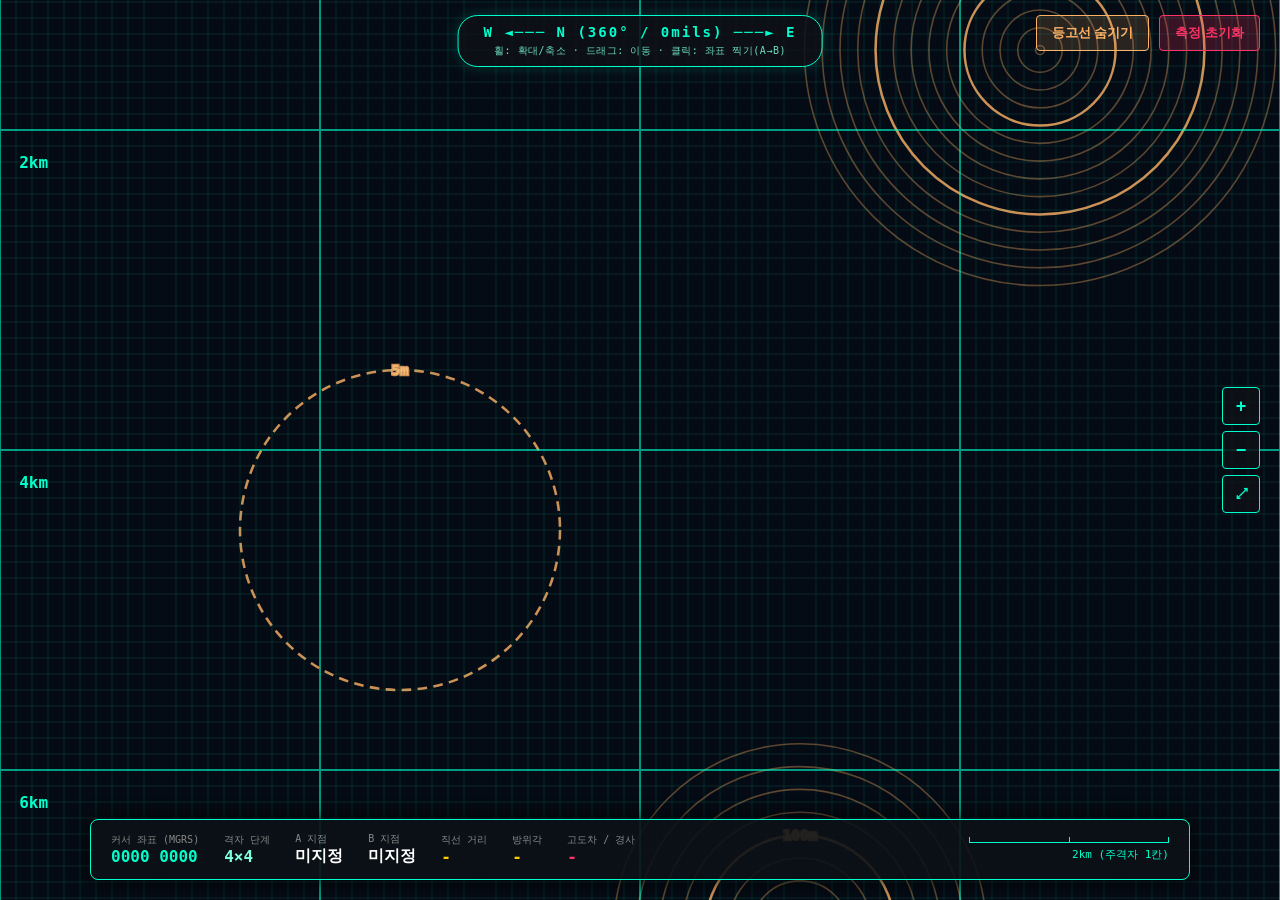
<file: alg.html>
<!DOCTYPE html>
<html lang="ko">
<head>
    <meta charset="UTF-8">
    <title>에란겔 Full-Screen 전술 측량 지도</title>
    <style>
        * { box-sizing: border-box; margin: 0; padding: 0; }
        body, html {
            width: 100%; height: 100%;
            overflow: hidden;
            background-color: #050b14;
            font-family: 'Consolas', 'Segoe UI', monospace;
            color: #00ffcc;
        }

        /* Fullscreen Map Container */
        #map-container {
            position: absolute;
            top: 0; left: 0;
            width: 100vw; height: 100vh;
            display: flex; justify-content: center; align-items: center;
        }

        svg {
            width: 100%; height: 100%;
            cursor: crosshair;
            touch-action: none;
        }
        svg.panning { cursor: grabbing; }

        /* Top Compass Rose & North Indicator */
        #top-bar {
            position: absolute;
            top: 15px; left: 50%;
            transform: translateX(-50%);
            background: rgba(13, 17, 23, 0.85);
            border: 1px solid #00ffcc;
            padding: 8px 25px;
            border-radius: 20px;
            display: flex; flex-direction: column; align-items: center; gap: 4px;
            box-shadow: 0 0 15px rgba(0, 255, 204, 0.2);
            pointer-events: none;
            z-index: 10;
        }
        .compass-dial {
            font-weight: bold; font-size: 14px; letter-spacing: 2px;
        }
        .hint-text {
            font-size: 10px; color: #7fffdd; letter-spacing: 0.5px; opacity: 0.85;
        }

        /* Bottom Status & Measurement Panel */
        #bottom-bar {
            position: absolute;
            bottom: 20px; left: 50%;
            transform: translateX(-50%);
            width: 90%; max-width: 1100px;
            background: rgba(13, 17, 23, 0.9);
            border: 1px solid #00ffcc;
            border-radius: 8px;
            padding: 12px 20px;
            display: flex; justify-content: space-between; align-items: center;
            box-shadow: 0 0 20px rgba(0, 0, 0, 0.8);
            z-index: 10;
        }

        .data-group { display: flex; gap: 25px; align-items: center; flex-wrap: wrap; }
        .data-item { display: flex; flex-direction: column; }
        .data-label { font-size: 10px; color: #888; text-transform: uppercase; }
        .data-val { font-size: 16px; font-weight: bold; color: #fff; }

        /* Scale Bar UI */
        .scale-container { display: flex; flex-direction: column; align-items: flex-end; }
        .scale-bar {
            width: 100px; height: 6px;
            border: 1px solid #00ffcc; border-top: none;
            margin-bottom: 4px; position: relative;
        }
        .scale-bar::before {
            content: ''; position: absolute; left: 50%; top: 0;
            width: 1px; height: 100%; background: #00ffcc;
        }
        .scale-text { font-size: 11px; color: #00ffcc; }

        /* Top-right floating buttons */
        #top-right-controls {
            position: absolute; top: 15px; right: 20px;
            display: flex; gap: 10px; z-index: 10;
        }
        #reset-btn {
            background: rgba(255, 51, 102, 0.2);
            border: 1px solid #ff3366; color: #ff3366;
            padding: 8px 15px; border-radius: 4px;
            font-weight: bold; cursor: pointer;
        }
        #reset-btn:hover { background: #ff3366; color: #fff; }

        #contour-toggle {
            background: rgba(255, 178, 102, 0.15);
            border: 1px solid #ffb266; color: #ffb266;
            padding: 8px 15px; border-radius: 4px;
            font-weight: bold; cursor: pointer;
        }
        #contour-toggle:hover { background: #ffb266; color: #050b14; }
        #contour-toggle.off { opacity: 0.5; }

        /* Zoom Controls */
        #zoom-controls {
            position: absolute; right: 20px; top: 50%;
            transform: translateY(-50%);
            display: flex; flex-direction: column; gap: 6px;
            z-index: 10;
        }
        #zoom-controls button {
            width: 38px; height: 38px;
            background: rgba(13, 17, 23, 0.85);
            border: 1px solid #00ffcc; color: #00ffcc;
            font-size: 18px; font-weight: bold; cursor: pointer;
            border-radius: 4px;
        }
        #zoom-controls button:hover { background: #00ffcc; color: #050b14; }
        #zoom-controls #zoom-view-reset { font-size: 13px; }
    </style>
</head>
<body>

<div id="top-bar">
    <div class="compass-dial">W ◄─── N (360° / 0mils) ───► E</div>
    <div class="hint-text">휠: 확대/축소 · 드래그: 이동 · 클릭: 좌표 찍기(A→B)</div>
</div>

<div id="top-right-controls">
    <button id="contour-toggle" onclick="toggleContours()">등고선 숨기기</button>
    <button id="reset-btn" onclick="resetPoints()">측정 초기화</button>
</div>

<div id="zoom-controls">
    <button id="zoom-in" title="확대">+</button>
    <button id="zoom-out" title="축소">−</button>
    <button id="zoom-view-reset" title="전체 보기">⤢</button>
</div>

<div id="map-container">
    <svg id="tactical-map" viewBox="0 0 800 800" xmlns="http://www.w3.org/2000/svg" preserveAspectRatio="xMidYMid slice">
        <!-- Erangel Map Background -->
        <image id="map-bg" href="https://i.namu.wiki/i/f6asAE-P2PFd6mjvkf4CsiHL124RyIB_GQGpdx5ji2eDI76JdxanQFujfTbrmp_6bkreEaMmOYPs2eShzTc8Fm5RllnZkVIzFEafrcjRE25VPxr7o76OiceMLHmypetDL50Q7qf6E-73jv4fs2tRjw.webp" width="800" height="800" preserveAspectRatio="none"/>

        <!-- Contour Lines (derived from the simulated altitude model) -->
        <g id="contour-layer" fill="none" stroke="rgba(255, 178, 102, 0.35)"></g>
        <g id="contour-index-layer" fill="rgba(255, 210, 160, 0.9)" stroke="rgba(255, 178, 102, 0.8)" font-weight="bold" text-anchor="middle"></g>

        <!-- 100m Fine Reference Mesh (always visible) -->
        <g id="sub-grid" stroke="rgba(0, 255, 204, 0.15)" stroke-width="0.5"></g>

        <!-- Zoom-dependent Major Grid (4 / 8 / 16 / 32 steps) -->
        <g id="major-grid" stroke="#00ffcc" stroke-width="1.2" opacity="0.6"></g>

        <!-- Major Grid Labels -->
        <g id="grid-labels" fill="#00ffcc" font-size="10" font-weight="bold"></g>

        <!-- Measurement Graphics Layer -->
        <g id="measure-layer"></g>
    </svg>
</div>

<div id="bottom-bar">
    <div class="data-group">
        <div class="data-item">
            <span class="data-label">커서 좌표 (MGRS)</span>
            <span class="data-val" id="cursor-pos" style="color: #00ffcc;">0000 0000</span>
        </div>
        <div class="data-item">
            <span class="data-label">격자 단계</span>
            <span class="data-val" id="grid-step" style="color: #7fffdd;">4×4</span>
        </div>
        <div class="data-item">
            <span class="data-label">A 지점</span>
            <span class="data-val" id="pt-a">미지정</span>
        </div>
        <div class="data-item">
            <span class="data-label">B 지점</span>
            <span class="data-val" id="pt-b">미지정</span>
        </div>
        <div class="data-item">
            <span class="data-label">직선 거리</span>
            <span class="data-val" id="calc-dist" style="color: #ffcc00;">-</span>
        </div>
        <div class="data-item">
            <span class="data-label">방위각</span>
            <span class="data-val" id="calc-azimuth" style="color: #ffcc00;">-</span>
        </div>
        <div class="data-item">
            <span class="data-label">고도차 / 경사</span>
            <span class="data-val" id="calc-elevation" style="color: #ff3366;">-</span>
        </div>
    </div>

    <!-- Scale Bar -->
    <div class="scale-container">
        <div class="scale-bar" id="scale-bar"></div>
        <div class="scale-text" id="scale-text">2 km (주격자 1칸)</div>
    </div>
</div>

<script>
    const svg = document.getElementById('tactical-map');
    const majorGrid = document.getElementById('major-grid');
    const subGrid = document.getElementById('sub-grid');
    const gridLabels = document.getElementById('grid-labels');
    const measureLayer = document.getElementById('measure-layer');
    const contourLayer = document.getElementById('contour-layer');
    const contourIndexLayer = document.getElementById('contour-index-layer');
    const contourToggleBtn = document.getElementById('contour-toggle');
    const gridStepEl = document.getElementById('grid-step');
    const scaleTextEl = document.getElementById('scale-text');
    const scaleBarEl = document.getElementById('scale-bar');

    let contoursVisible = true;

    const WORLD = 800;           // full map extent in SVG world units
    const MIN_VB = WORLD / 16;   // deepest zoom-in (scale 16x)
    const MAX_VB = WORLD;        // fully zoomed-out (scale 1x)

    // viewBox state -- the "camera" window into the 800x800 world
    let vb = { x: 0, y: 0, w: WORLD, h: WORLD };
    let currentStep = null; // 4, 8, 16 or 32

    let pointA = null;
    let pointB = null;

    // Panning / click-vs-drag state
    let isPointerDown = false;
    let dragMoved = false;
    let dragStartClient = null;
    let dragStartVB = null;

    // Fixed 100m fine mesh (drawn once, independent of zoom level)
    function initSubGrid() {
        let subHtml = '';
        for (let i = 0; i <= WORLD; i += 10) {
            if (i % 100 !== 0) {
                subHtml += `<line x1="${i}" y1="0" x2="${i}" y2="${WORLD}" />`;
                subHtml += `<line x1="0" y1="${i}" x2="${WORLD}" y2="${i}" />`;
            }
        }
        subGrid.innerHTML = subHtml;
    }

    // Determine grid density tier from current zoom scale
    // scale ~1 (fully zoomed out) -> 4 divisions
    // scale ~2                    -> 8 divisions
    // scale ~4                    -> 16 divisions
    // scale >=8                   -> 32 divisions (max detail)
    function getGridStep(vbWidth) {
        const scale = WORLD / vbWidth;
        if (scale < 2) return 4;
        if (scale < 4) return 8;
        if (scale < 8) return 16;
        return 32;
    }

    function formatLabel(worldUnits) {
        const meters = Math.round(worldUnits * 10);
        if (meters === 0) return '0';
        if (meters % 1000 === 0) return `${meters / 1000}km`;
        if (meters >= 1000) return `${(meters / 1000).toFixed(1)}km`;
        return `${meters}m`;
    }

    // Rebuild the major grid lines/labels only when the step tier changes
    function rebuildMajorGrid(step) {
        currentStep = step;
        const cell = WORLD / step;
        let majorHtml = '';
        let labelHtml = '';

        const off = cell * 0.06; // keeps label offset proportional to the current cell size
        for (let i = 0; i <= WORLD; i += cell) {
            majorHtml += `<line x1="${i}" y1="0" x2="${i}" y2="${WORLD}" />`;
            majorHtml += `<line x1="0" y1="${i}" x2="${WORLD}" y2="${i}" />`;
            if (i < WORLD) {
                labelHtml += `<text x="${i + off}" y="${off * 2}">${formatLabel(i)}</text>`;
                labelHtml += `<text x="${off}" y="${i + off * 2}">${formatLabel(i)}</text>`;
            }
        }
        majorGrid.innerHTML = majorHtml;
        gridLabels.innerHTML = labelHtml;
        gridStepEl.innerText = `${step}×${step}`;
    }

    // Convert SVG world Coordinates to MGRS (10m precision, unaffected by zoom)
    function pxToMGRS(x, y) {
        let easting = Math.floor(x * 10).toString().padStart(4, '0');
        let northing = Math.floor((WORLD - y) * 10).toString().padStart(4, '0');
        return `${easting} ${northing}`;
    }

    // Simulated Topographic Profile for Erangel: two radial hills + one depressed plateau
    const BASE_ALT = 15; // Sea-level baseline
    const HILLS = [
        { name: 'Stalber',   cx: 650, cy: 150, maxR: 150, rate: 1.8 },
        { name: 'Mili Hill', cx: 500, cy: 700, maxR: 120, rate: 1.4 }
    ];
    const PLATEAU = { cx: 250, cy: 450, r: 100, drop: 10 };
    const CONTOUR_INTERVAL = 20; // meters between contour lines
    const INDEX_INTERVAL = 100;  // meters between bold, labeled "index" contours

    // Estimate Terrain Altitude (Simulated Topographic Profile for Erangel)
    function estimateAltitude(x, y) {
        let alt = BASE_ALT;
        HILLS.forEach(h => {
            const d = Math.hypot(x - h.cx, y - h.cy);
            if (d < h.maxR) alt += (h.maxR - d) * h.rate;
        });
        if (Math.hypot(x - PLATEAU.cx, y - PLATEAU.cy) < PLATEAU.r) alt -= PLATEAU.drop;

        return Math.max(2, Math.round(alt));
    }

    // Build contour rings analytically from the altitude model above (each hill's
    // altitude is purely radial, so a contour at a given elevation is an exact circle)
    function buildContours() {
        let normalHtml = '';
        let indexHtml = '';

        HILLS.forEach(hill => {
            const peakAlt = BASE_ALT + hill.maxR * hill.rate;
            const startLevel = Math.ceil((BASE_ALT + 1) / CONTOUR_INTERVAL) * CONTOUR_INTERVAL;
            for (let level = startLevel; level < peakAlt; level += CONTOUR_INTERVAL) {
                const d = hill.maxR - (level - BASE_ALT) / hill.rate;
                if (d <= 0 || d > hill.maxR) continue;
                if (level % INDEX_INTERVAL === 0) {
                    indexHtml += `<circle cx="${hill.cx}" cy="${hill.cy}" r="${d.toFixed(2)}" fill="none"/>`;
                    indexHtml += `<text x="${hill.cx}" y="${(hill.cy - d + 3).toFixed(2)}">${level}m</text>`;
                } else {
                    normalHtml += `<circle cx="${hill.cx}" cy="${hill.cy}" r="${d.toFixed(2)}"/>`;
                }
            }
        });

        // Gatka Plains: a flat depressed area, shown as a single dashed boundary
        indexHtml += `<circle cx="${PLATEAU.cx}" cy="${PLATEAU.cy}" r="${PLATEAU.r}" fill="none" stroke-dasharray="6,4"/>`;
        indexHtml += `<text x="${PLATEAU.cx}" y="${PLATEAU.cy - PLATEAU.r + 3}">${BASE_ALT - PLATEAU.drop}m</text>`;

        contourLayer.innerHTML = normalHtml;
        contourIndexLayer.innerHTML = indexHtml;
    }

    function toggleContours() {
        contoursVisible = !contoursVisible;
        contourLayer.style.display = contoursVisible ? '' : 'none';
        contourIndexLayer.style.display = contoursVisible ? '' : 'none';
        contourToggleBtn.innerText = contoursVisible ? '등고선 숨기기' : '등고선 표시';
        contourToggleBtn.classList.toggle('off', !contoursVisible);
    }

    // Screen (client) px -> World (SVG) coordinates, honoring current viewBox
    function screenToWorld(clientX, clientY) {
        const rect = svg.getBoundingClientRect();
        return {
            x: vb.x + (clientX - rect.left) / rect.width * vb.w,
            y: vb.y + (clientY - rect.top) / rect.height * vb.h
        };
    }

    function clamp(val, min, max) { return Math.min(Math.max(val, min), max); }

    function clampViewBox() {
        vb.w = clamp(vb.w, MIN_VB, MAX_VB);
        vb.h = vb.w;
        vb.x = clamp(vb.x, 0, WORLD - vb.w);
        vb.y = clamp(vb.y, 0, WORLD - vb.h);
    }

    // Apply viewBox to the SVG and refresh everything that depends on zoom scale
    function applyViewBox() {
        svg.setAttribute('viewBox', `${vb.x} ${vb.y} ${vb.w} ${vb.h}`);

        const k = vb.w / WORLD; // world-unit scale factor to keep on-screen sizes stable
        majorGrid.setAttribute('stroke-width', (1.2 * k).toFixed(3));
        subGrid.setAttribute('stroke-width', (0.5 * k).toFixed(3));
        gridLabels.setAttribute('font-size', (10 * k).toFixed(2));
        contourLayer.setAttribute('stroke-width', (1 * k).toFixed(3));
        contourIndexLayer.setAttribute('stroke-width', (1.6 * k).toFixed(3));
        contourIndexLayer.setAttribute('font-size', (9 * k).toFixed(2));

        const step = getGridStep(vb.w);
        if (step !== currentStep) rebuildMajorGrid(step);

        renderMeasure(k);
        updateScaleUI();
    }

    // Zoom in/out, keeping the given world point fixed under the cursor
    function zoomAt(worldX, worldY, factor) {
        const newW = clamp(vb.w * factor, MIN_VB, MAX_VB);
        const ratio = newW / vb.w;
        vb.x = worldX - (worldX - vb.x) * ratio;
        vb.y = worldY - (worldY - vb.y) * ratio;
        vb.w = newW;
        vb.h = newW;
        clampViewBox();
        applyViewBox();
    }

    function zoomAtCenter(factor) {
        zoomAt(vb.x + vb.w / 2, vb.y + vb.h / 2, factor);
    }

    function resetView() {
        vb = { x: 0, y: 0, w: WORLD, h: WORLD };
        applyViewBox();
    }

    // Mouse wheel zoom, centered on cursor
    svg.addEventListener('wheel', (e) => {
        e.preventDefault();
        const world = screenToWorld(e.clientX, e.clientY);
        const factor = e.deltaY < 0 ? 0.85 : 1 / 0.85;
        zoomAt(world.x, world.y, factor);
    }, { passive: false });

    document.getElementById('zoom-in').addEventListener('click', () => zoomAtCenter(0.7));
    document.getElementById('zoom-out').addEventListener('click', () => zoomAtCenter(1 / 0.7));
    document.getElementById('zoom-view-reset').addEventListener('click', resetView);

    // Pointer down: could become either a pan (drag) or a click (place point)
    svg.addEventListener('mousedown', (e) => {
        isPointerDown = true;
        dragMoved = false;
        dragStartClient = { x: e.clientX, y: e.clientY };
        dragStartVB = { x: vb.x, y: vb.y };
    });

    svg.addEventListener('mousemove', (e) => {
        if (isPointerDown) {
            const rect = svg.getBoundingClientRect();
            const dxScreen = e.clientX - dragStartClient.x;
            const dyScreen = e.clientY - dragStartClient.y;
            if (!dragMoved && Math.hypot(dxScreen, dyScreen) > 4) {
                dragMoved = true;
                svg.classList.add('panning');
            }
            if (dragMoved) {
                vb.x = dragStartVB.x - dxScreen * (vb.w / rect.width);
                vb.y = dragStartVB.y - dyScreen * (vb.h / rect.height);
                clampViewBox();
                applyViewBox();
            }
        }

        const world = screenToWorld(e.clientX, e.clientY);
        document.getElementById('cursor-pos').innerText = pxToMGRS(world.x, world.y);
    });

    window.addEventListener('mouseup', (e) => {
        if (!isPointerDown) return;
        isPointerDown = false;
        svg.classList.remove('panning');

        if (!dragMoved) {
            handlePointClick(e);
        }
    });

    // Click (no drag) -> pick measurement points
    function handlePointClick(e) {
        const { x, y } = screenToWorld(e.clientX, e.clientY);

        if (!pointA) {
            pointA = { x, y, mgrs: pxToMGRS(x, y), alt: estimateAltitude(x, y) };
            document.getElementById('pt-a').innerText = pointA.mgrs;
        } else if (!pointB) {
            pointB = { x, y, mgrs: pxToMGRS(x, y), alt: estimateAltitude(x, y) };
            document.getElementById('pt-b').innerText = pointB.mgrs;
        } else {
            // Re-select A
            pointA = { x, y, mgrs: pxToMGRS(x, y), alt: estimateAltitude(x, y) };
            pointB = null;
            document.getElementById('pt-a').innerText = pointA.mgrs;
            document.getElementById('pt-b').innerText = "미지정";
        }
        renderMeasure(vb.w / WORLD);
        updateMeasurement();
    }

    // Update Distance/Azimuth/Elevation Calculations
    function updateMeasurement() {
        if (pointA && pointB) {
            let dx = (pointB.x - pointA.x) * 10;
            let dy = (pointA.y - pointB.y) * 10; // Invert SVG Y-axis

            let dist2D = Math.sqrt(dx * dx + dy * dy);
            let dAlt = pointB.alt - pointA.alt;
            let dist3D = Math.sqrt(dist2D * dist2D + dAlt * dAlt);

            let angle = Math.atan2(dx, dy) * (180 / Math.PI);
            if (angle < 0) angle += 360;

            let slope = (dAlt / dist2D) * 100;

            document.getElementById('calc-dist').innerText = `${dist3D.toFixed(0)}m`;
            document.getElementById('calc-azimuth').innerText = `${angle.toFixed(1)}°`;

            let elevationText = `${dAlt >= 0 ? '+' : ''}${dAlt}m (${slope.toFixed(1)}%)`;
            document.getElementById('calc-elevation').innerText = elevationText;
        } else {
            document.getElementById('calc-dist').innerText = "-";
            document.getElementById('calc-azimuth').innerText = "-";
            document.getElementById('calc-elevation').innerText = "-";
        }
    }

    // Redraw point markers / distance line, sized to stay legible at any zoom level
    function renderMeasure(k) {
        let html = '';

        if (pointA) {
            html += `<circle cx="${pointA.x}" cy="${pointA.y}" r="${6 * k}" fill="#00ffcc" stroke="#ffffff" stroke-width="${1.5 * k}"/>`;
            html += `<text x="${pointA.x + 8 * k}" y="${pointA.y - 8 * k}" fill="#00ffcc" font-size="${12 * k}" font-weight="bold">A (${pointA.alt}m)</text>`;
        }

        if (pointB) {
            html += `<circle cx="${pointB.x}" cy="${pointB.y}" r="${6 * k}" fill="#ffcc00" stroke="#ffffff" stroke-width="${1.5 * k}"/>`;
            html += `<text x="${pointB.x + 8 * k}" y="${pointB.y - 8 * k}" fill="#ffcc00" font-size="${12 * k}" font-weight="bold">B (${pointB.alt}m)</text>`;
        }

        if (pointA && pointB) {
            html += `<line x1="${pointA.x}" y1="${pointA.y}" x2="${pointB.x}" y2="${pointB.y}" stroke="#ffcc00" stroke-width="${2 * k}" stroke-dasharray="${4 * k},${4 * k}"/>`;
        }

        measureLayer.innerHTML = html;
    }

    function resetPoints() {
        pointA = null;
        pointB = null;
        measureLayer.innerHTML = '';
        document.getElementById('pt-a').innerText = "미지정";
        document.getElementById('pt-b').innerText = "미지정";
        document.getElementById('calc-dist').innerText = "-";
        document.getElementById('calc-azimuth').innerText = "-";
        document.getElementById('calc-elevation').innerText = "-";
    }

    // Scale bar reflects the real-world size of one current major grid cell
    function updateScaleUI() {
        const rect = svg.getBoundingClientRect();
        const cellWorldUnits = WORLD / currentStep;
        const cellMeters = cellWorldUnits * 10;

        scaleTextEl.innerText = `${formatLabel(cellWorldUnits)} (주격자 1칸)`;

        const barPx = (cellWorldUnits / vb.w) * rect.width;
        scaleBarEl.style.width = `${clamp(barPx, 20, 200)}px`;
    }

    initSubGrid();
    buildContours();
    applyViewBox();
</script>
</body>
</html>
</file>
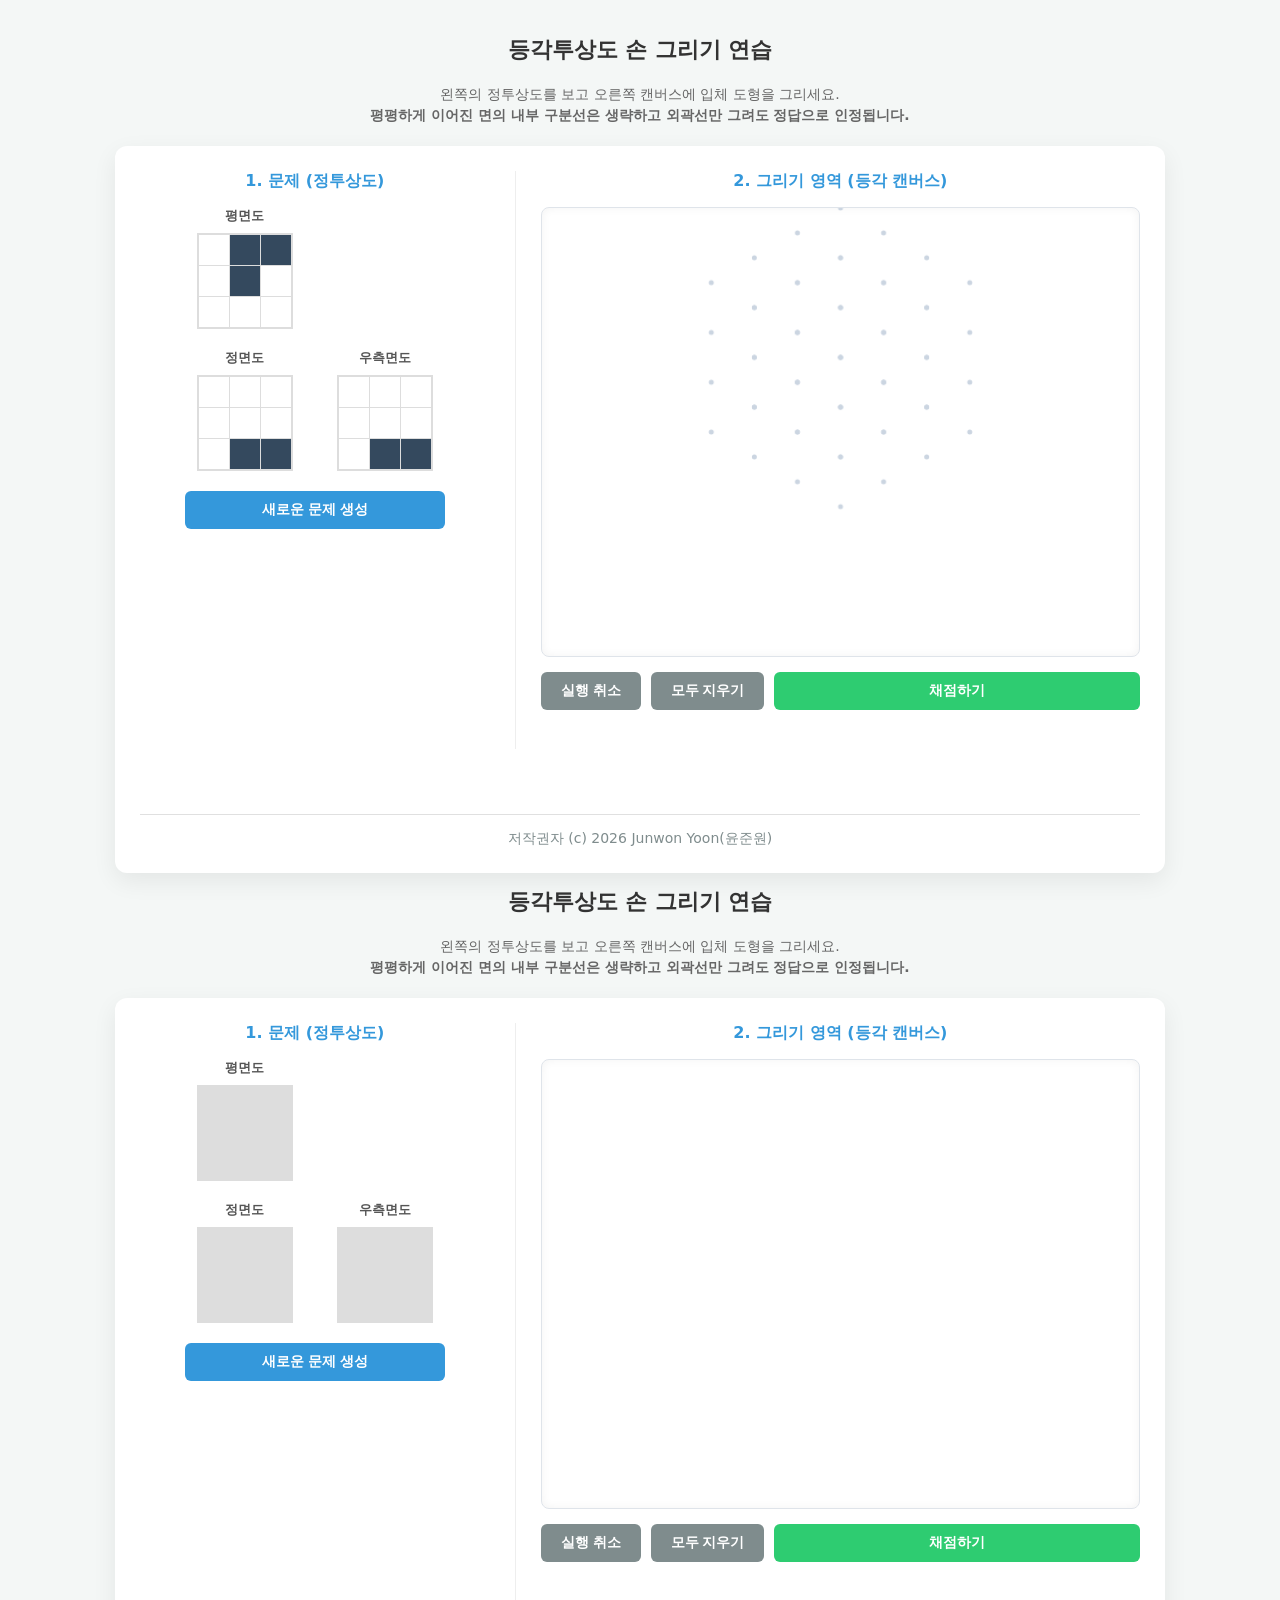
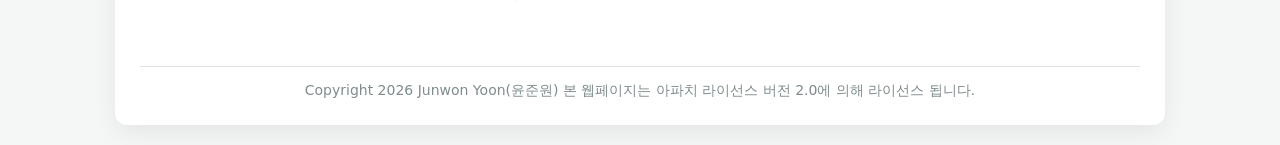
<file: isometric_practice.html>
<!DOCTYPE html>
<html lang="ko">
<head>
    <meta charset="UTF-8">
    <meta name="viewport" content="width=device-width, initial-scale=1.0">
    <title>정투상도 -> 등각투상도 손 그리기 연습</title>
    <style>
        :root {
            --primary-color: #3498db;
            --success-color: #2ecc71;
            --danger-color: #e74c3c;
            --bg-color: #f4f7f6;
            --panel-bg: white;
            --text-color: #333;
        }

        body {
            font-family: 'Pretendard', -apple-system, BlinkMacSystemFont, system-ui, Roboto, sans-serif;
            background-color: var(--bg-color);
            color: var(--text-color);
            margin: 0;
            padding: 20px;
            display: flex;
            flex-direction: column;
            align-items: center;
        }

        h1 { font-size: 22px; margin-bottom: 5px; }
        p.desc { color: #666; margin-bottom: 20px; text-align: center; font-size: 14px; line-height: 1.5; }

        .app-container {
            background: var(--panel-bg);
            padding: 25px;
            border-radius: 12px;
            box-shadow: 0 8px 25px rgba(0,0,0,0.07);
            display: flex;
            flex-wrap: wrap;
            gap: 25px;
            max-width: 1000px;
            width: 100%;
        }

        /* 왼쪽: 문제 영역 (정투상도) */
        .problem-panel {
            flex: 1 1 300px;
            display: flex;
            flex-direction: column;
            align-items: center;
            border-right: 1px solid #eee;
            padding-right: 25px;
        }

        .section-title {
            font-weight: bold;
            font-size: 16px;
            margin-bottom: 15px;
            color: var(--primary-color);
            width: 100%;
            text-align: center;
        }

        .projections-container {
            display: grid;
            grid-template-columns: repeat(2, 120px);
            gap: 20px;
            justify-content: center;
        }

        .view-box { display: flex; flex-direction: column; align-items: center; }
        .view-box h3 { font-size: 13px; margin: 0 0 8px 0; color: #555; }

        /* 정투상도 그리드 스타일 */
        .ortho-grid {
            display: grid;
            grid-template-columns: repeat(3, 30px);
            grid-template-rows: repeat(3, 30px);
            gap: 1px;
            background-color: #ddd;
            border: 2px solid #ddd;
        }
        .ortho-cell { width: 30px; height: 30px; background-color: white; }
        .ortho-cell.filled { background-color: #34495e; }

        .pos-top { grid-column: 1; grid-row: 1; }
        .pos-front { grid-column: 1; grid-row: 2; }
        .pos-right { grid-column: 2; grid-row: 2; }

        /* 오른쪽: 그리기 영역 (등각투상 캔버스) */
        .drawing-panel {
            flex: 2 1 500px;
            display: flex;
            flex-direction: column;
            align-items: center;
            position: relative;
        }

        #canvas-container {
            position: relative;
            box-shadow: inset 0 0 10px rgba(0,0,0,0.05);
            border-radius: 8px;
            overflow: hidden;
            background-color: white;
            border: 1px solid #dfe4ea;
            cursor: crosshair;
            touch-action: none;
        }

        canvas { display: block; max-width: 100%; height: auto; }

        .toolbar {
            margin-top: 15px;
            display: flex;
            gap: 10px;
            width: 100%;
            justify-content: center;
        }

        button {
            padding: 10px 20px;
            font-size: 14px;
            font-weight: bold;
            border: none;
            border-radius: 6px;
            color: white;
            cursor: pointer;
            transition: background 0.2s, transform 0.1s;
        }
        button:active { transform: scale(0.97); }

        .btn-action { background-color: #7f8c8d; }
        .btn-action:hover { background-color: #95a5a6; }
        
        #btn-evaluate { background-color: var(--success-color); flex-grow: 1; }
        #btn-evaluate:hover { background-color: #27ae60; }
        #btn-new { background-color: var(--primary-color); }

        #result-message {
            margin-top: 15px;
            font-size: 16px;
            font-weight: bold;
            min-height: 24px;
            text-align: center;
        }
        .correct { color: var(--success-color); }
        .incorrect { color: var(--danger-color); }

        .footer {
            margin-top: 40px;
            font-size: 14px;
            color: #7f8c8d;
            text-align: center;
            width: 100%;
            border-top: 1px solid #e0e0e0;
            padding-top: 15px;
        }

        @media (max-width: 768px) {
            .problem-panel { border-right: none; border-bottom: 1px solid #eee; padding-right: 0; padding-bottom: 25px; }
        }
    </style>
</head>
<body>

    <h1>등각투상도 손 그리기 연습</h1>
    <p class="desc">
        왼쪽의 정투상도를 보고 오른쪽 캔버스에 입체 도형을 그리세요.<br>
        <strong>평평하게 이어진 면의 내부 구분선은 생략하고 외곽선만 그려도 정답으로 인정됩니다.</strong>
    </p>

    <div class="app-container">
        
        <div class="problem-panel">
            <div class="section-title">1. 문제 (정투상도)</div>
            <div class="projections-container">
                <div class="view-box pos-top">
                    <h3>평면도</h3>
                    <div id="target-top" class="ortho-grid"></div>
                </div>
                <div class="view-box pos-front">
                    <h3>정면도</h3>
                    <div id="target-front" class="ortho-grid"></div>
                </div>
                <div class="view-box pos-right">
                    <h3>우측면도</h3>
                    <div id="target-right" class="ortho-grid"></div>
                </div>
            </div>
            <div style="margin-top: 20px; width: 100%; display: flex; justify-content: center;">
                <button id="btn-new" style="width: 100%; max-width: 260px;">새로운 문제 생성</button>
            </div>
        </div>

        <div class="drawing-panel">
            <div class="section-title">2. 그리기 영역 (등각 캔버스)</div>
            <div id="canvas-container">
                <canvas id="main-canvas" width="600" height="450"></canvas>
            </div>
            
            <div class="toolbar">
                <button id="btn-undo" class="btn-action">실행 취소</button>
                <button id="btn-clear" class="btn-action">모두 지우기</button>
                <button id="btn-evaluate">채점하기</button>
            </div>

            <div id="result-message"></div>
        </div>

        <div class="footer">
            저작권자 (c) 2026 Junwon Yoon(윤준원)
        </div>
    </div>

    <script>
        let currentTarget = null;

        // --- 1. Target Data Generator ---
        const TargetGenerator = (() => {
            const generateRawShape = () => {
                let shape = [[0,0,0],[0,0,0],[0,0,0]];
                shape[1][1] = 1; 
                let coords = [[1,1]];
                
                let iters = Math.floor(Math.random() * 2) + 2; 
                for(let i=0; i<iters; i++) {
                    let base = coords[Math.floor(Math.random() * coords.length)];
                    let dirs = [[0,1], [1,0], [0,-1], [-1,0]];
                    let dir = dirs[Math.floor(Math.random() * dirs.length)];
                    let nz = base[0] + dir[0];
                    let nx = base[1] + dir[1];
                    if(nz >= 0 && nz < 3 && nx >= 0 && nx < 3) {
                        shape[nz][nx] = 1;
                        coords.push([nz, nx]);
                    }
                }
                
                coords.forEach(c => {
                    if(Math.random() > 0.6) shape[c[0]][c[1]] = 2; 
                });
                return shape;
            };

            const calculateProjections = (shape) => {
                let top = [[0,0,0],[0,0,0],[0,0,0]], 
                    front = [[0,0,0],[0,0,0],[0,0,0]], 
                    right = [[0,0,0],[0,0,0],[0,0,0]];

                for(let z=0; z<3; z++) {
                    for(let x=0; x<3; x++) {
                        let h = shape[z][x];
                        if (h > 0) top[z][x] = 1;
                        for(let y=0; y<h; y++) front[2-y][x] = 1;
                        for(let y=0; y<h; y++) right[2-y][2-z] = 1;
                    }
                }
                return { top, front, right };
            };

            return {
                next: () => {
                    const shape = generateRawShape();
                    const projections = calculateProjections(shape);
                    return { shape, projections };
                }
            };
        })();

        function renderProblem(target) {
            const drawGrid = (id, data) => {
                const container = document.getElementById(id);
                container.innerHTML = '';
                for(let r=0; r<3; r++) {
                    for(let c=0; c<3; c++) {
                        const cell = document.createElement('div');
                        cell.className = 'ortho-cell';
                        if (data[r][c]) cell.classList.add('filled');
                        container.appendChild(cell);
                    }
                }
            };
            drawGrid('target-top', target.projections.top);
            drawGrid('target-front', target.projections.front);
            drawGrid('target-right', target.projections.right);
        }

        // --- 2. Iso Grid System ---
        const IsoGrid = (() => {
            const canvas = document.getElementById('main-canvas');
            const ctx = canvas.getContext('2d');
            const unitSize = 50; 
            const cos30 = Math.sqrt(3) / 2;
            const sin30 = 0.5;
            const startX = canvas.width / 2;
            const startY = 150; 

            let points = [];

            const initPoints = () => {
                points = [];
                for (let iy = 0; iy <= 3; iy++) {
                    for (let iz = 0; iz <= 3; iz++) {
                        for (let ix = 0; ix <= 3; ix++) {
                            let sx = startX + (ix - iz) * unitSize * cos30;
                            let sy = startY + (ix + iz) * unitSize * sin30 - (iy * unitSize);
                            points.push({ x: sx, y: sy, ix, iy, iz });
                        }
                    }
                }
            };

            const drawDots = () => {
                ctx.fillStyle = '#cbd5e1';
                points.forEach(p => {
                    ctx.beginPath();
                    ctx.arc(p.x, p.y, 2.5, 0, Math.PI * 2);
                    ctx.fill();
                });
            };

            const getSnappedPoint = (mx, my) => {
                const threshold = 30; 
                let minDist = Infinity;
                let closest = null;
                for (let p of points) {
                    let d = Math.sqrt((mx - p.x)**2 + (my - p.y)**2);
                    if (d < threshold && d < minDist) {
                        minDist = d;
                        closest = p;
                    }
                }
                return closest;
            };

            initPoints();
            return { drawDots, getSnappedPoint, ctx, canvas, unitSize, cos30, sin30, startX, startY };
        })();

        // --- 3. Drawing Engine ---
        const DrawingEngine = (() => {
            const { canvas, ctx } = IsoGrid;
            let lines = [];
            let isDragging = false;
            let startPoint = null;
            let currentMousePos = null;
            let feedbackMissing = [];

            const init = () => {
                canvas.addEventListener('mousedown', onPointerDown);
                window.addEventListener('mousemove', onPointerMove);
                window.addEventListener('mouseup', onPointerUp);
                
                canvas.addEventListener('touchstart', (e) => { e.preventDefault(); onPointerDown(e.touches[0]); }, { passive: false });
                window.addEventListener('touchmove', (e) => { if(isDragging) onPointerMove(e.touches[0]); }, { passive: false });
                window.addEventListener('touchend', onPointerUp);
            };

            const redraw = () => {
                ctx.clearRect(0, 0, canvas.width, canvas.height);
                IsoGrid.drawDots();

                if (feedbackMissing.length > 0) {
                    ctx.lineWidth = 5;
                    ctx.strokeStyle = '#ff1493'; // 핑크색 피드백 선
                    ctx.lineCap = 'round';
                    feedbackMissing.forEach(seg => {
                        let sx1 = IsoGrid.startX + (seg.x1 - seg.z1) * IsoGrid.unitSize * IsoGrid.cos30;
                        let sy1 = IsoGrid.startY + (seg.x1 + seg.z1) * IsoGrid.unitSize * IsoGrid.sin30 - (seg.y1 * IsoGrid.unitSize);
                        let sx2 = IsoGrid.startX + (seg.x2 - seg.z2) * IsoGrid.unitSize * IsoGrid.cos30;
                        let sy2 = IsoGrid.startY + (seg.x2 + seg.z2) * IsoGrid.unitSize * IsoGrid.sin30 - (seg.y2 * IsoGrid.unitSize);
                        ctx.beginPath();
                        ctx.moveTo(sx1, sy1);
                        ctx.lineTo(sx2, sy2);
                        ctx.stroke();
                    });
                }

                if (isDragging && startPoint && currentMousePos) {
                    let endPoint = IsoGrid.getSnappedPoint(currentMousePos.x, currentMousePos.y);
                    ctx.beginPath();
                    ctx.lineWidth = 2;
                    ctx.setLineDash([5, 5]);
                    ctx.strokeStyle = '#94a3b8';
                    ctx.moveTo(startPoint.x, startPoint.y);
                    ctx.lineTo(endPoint ? endPoint.x : currentMousePos.x, endPoint ? endPoint.y : currentMousePos.y);
                    ctx.stroke();
                    ctx.setLineDash([]);
                }

                ctx.lineWidth = 3;
                ctx.strokeStyle = '#2c3e50';
                ctx.lineCap = 'round';
                lines.forEach(line => {
                    ctx.beginPath();
                    ctx.moveTo(line.p1.x, line.p1.y);
                    ctx.lineTo(line.p2.x, line.p2.y);
                    ctx.stroke();
                });
            };

            const getPointerPos = (e) => {
                const rect = canvas.getBoundingClientRect();
                const scaleX = canvas.width / rect.width;
                const scaleY = canvas.height / rect.height;
                return {
                    x: (e.clientX - rect.left) * scaleX,
                    y: (e.clientY - rect.top) * scaleY
                };
            };

            const onPointerDown = (e) => {
                document.getElementById('result-message').innerText = '';
                if (feedbackMissing.length > 0) clearFeedback();

                const pos = getPointerPos(e);
                const snapped = IsoGrid.getSnappedPoint(pos.x, pos.y);
                if (snapped) {
                    isDragging = true;
                    startPoint = snapped;
                    currentMousePos = pos;
                }
            };

            const onPointerMove = (e) => {
                if (!isDragging) return;
                currentMousePos = getPointerPos(e);
                redraw();
            };

            const onPointerUp = (e) => {
                if (!isDragging) return;
                if(currentMousePos) {
                    const snappedEnd = IsoGrid.getSnappedPoint(currentMousePos.x, currentMousePos.y);
                    if (snappedEnd && (startPoint.ix !== snappedEnd.ix || startPoint.iy !== snappedEnd.iy || startPoint.iz !== snappedEnd.iz)) {
                        const exists = lines.some(l => 
                            (l.p1.x === startPoint.x && l.p1.y === startPoint.y && l.p2.x === snappedEnd.x && l.p2.y === snappedEnd.y) ||
                            (l.p2.x === startPoint.x && l.p2.y === startPoint.y && l.p1.x === snappedEnd.x && l.p1.y === snappedEnd.y)
                        );
                        if(!exists) lines.push({ p1: startPoint, p2: snappedEnd });
                    }
                }
                isDragging = false;
                startPoint = null;
                redraw();
            };

            const undo = () => { lines.pop(); clearFeedback(); redraw(); };
            const clear = () => { lines = []; clearFeedback(); redraw(); };

            const setFeedback = (missingSegments) => {
                feedbackMissing = missingSegments.map(seg => {
                    let parts = seg.split('-');
                    let p1 = parts[0].split(',').map(Number);
                    let p2 = parts[1].split(',').map(Number);
                    return { x1: p1[0], y1: p1[1], z1: p1[2], x2: p2[0], y2: p2[1], z2: p2[2] };
                });
                redraw();
            };

            const clearFeedback = () => { feedbackMissing = []; redraw(); };

            init();
            return { redraw, undo, clear, setFeedback, clearFeedback, getLines: () => lines };
        })();

        // --- 4. Evaluator (평면 구분선 생략 허용) ---
        const Evaluator = (() => {
            const getEvaluatorData = () => {
                let segmentFaces = {};
                
                const addSegFace = (x1, y1, z1, x2, y2, z2, faceId, planeType) => {
                    let pt1 = `${x1},${y1},${z1}`;
                    let pt2 = `${x2},${y2},${z2}`;
                    let key = pt1 < pt2 ? `${pt1}-${pt2}` : `${pt2}-${pt1}`;
                    if (!segmentFaces[key]) segmentFaces[key] = [];
                    segmentFaces[key].push({ faceId, planeType });
                };

                const H = (x, z) => {
                    if (x < 0 || x > 2 || z < 0 || z > 2) return 0;
                    return currentTarget.shape[z][x];
                };

                for (let z = 0; z < 3; z++) {
                    for (let x = 0; x < 3; x++) {
                        let h = H(x, z);
                        if (h === 0) continue;

                        // 윗면 (Top)
                        let fTop = `T-${x}-${z}`;
                        addSegFace(x, h, z, x+1, h, z, fTop, 'Y');
                        addSegFace(x, h, z+1, x+1, h, z+1, fTop, 'Y');
                        addSegFace(x, h, z, x, h, z+1, fTop, 'Y');
                        addSegFace(x+1, h, z, x+1, h, z+1, fTop, 'Y');

                        for (let y = 0; y < h; y++) {
                            // 우측면 (Right)
                            if (x === 2 || H(x+1, z) <= y) {
                                let fRight = `R-${x}-${y}-${z}`;
                                addSegFace(x+1, y, z, x+1, y, z+1, fRight, 'X');
                                addSegFace(x+1, y+1, z, x+1, y+1, z+1, fRight, 'X');
                                addSegFace(x+1, y, z, x+1, y+1, z, fRight, 'X');
                                addSegFace(x+1, y, z+1, x+1, y+1, z+1, fRight, 'X');
                            }
                            // 정면 (Front)
                            if (z === 2 || H(x, z+1) <= y) {
                                let fFront = `F-${x}-${y}-${z}`;
                                addSegFace(x, y, z+1, x+1, y, z+1, fFront, 'Z');
                                addSegFace(x, y+1, z+1, x+1, y+1, z+1, fFront, 'Z');
                                addSegFace(x, y, z+1, x, y+1, z+1, fFront, 'Z');
                                addSegFace(x+1, y, z+1, x+1, y+1, z+1, fFront, 'Z');
                            }
                        }
                    }
                }

                let requiredLines = new Set();
                let optionalLines = new Set();

                for (let key in segmentFaces) {
                    let faces = segmentFaces[key];
                    // 같은 방향의 평면을 나누는 선이라면 생략 가능(옵션)으로 분류
                    if (faces.length === 2 && faces[0].planeType === faces[1].planeType) {
                        optionalLines.add(key);
                    } else {
                        // 그 외의 외곽선이나 면과 면이 만나는 모서리는 필수(필수)로 분류
                        requiredLines.add(key);
                    }
                }

                return { requiredLines, optionalLines };
            };

            const getUserSegments = (lines) => {
                let segments = new Set();
                lines.forEach(line => {
                    let p1 = line.p1, p2 = line.p2;
                    let dx = p2.ix - p1.ix, dy = p2.iy - p1.iy, dz = p2.iz - p1.iz;
                    let steps = Math.max(Math.abs(dx), Math.abs(dy), Math.abs(dz));
                    if (steps === 0) return;
                    
                    let sx = dx / steps, sy = dy / steps, sz = dz / steps;
                    for(let i=0; i<steps; i++) {
                        let xA = Math.round(p1.ix + sx * i), yA = Math.round(p1.iy + sy * i), zA = Math.round(p1.iz + sz * i);
                        let xB = Math.round(p1.ix + sx * (i+1)), yB = Math.round(p1.iy + sy * (i+1)), zB = Math.round(p1.iz + sz * (i+1));
                        
                        let pt1 = `${xA},${yA},${zA}`, pt2 = `${xB},${yB},${zB}`;
                        let key = pt1 < pt2 ? `${pt1}-${pt2}` : `${pt2}-${pt1}`;
                        segments.add(key);
                    }
                });
                return segments;
            };

            const evaluate = () => {
                if (!currentTarget) return;
                const drawnLines = DrawingEngine.getLines();
                if (drawnLines.length < 3) {
                    showMessage('❌ 선을 더 그려서 입체를 완성하세요.', 'incorrect');
                    return;
                }

                const { requiredLines, optionalLines } = getEvaluatorData();
                const userSegments = getUserSegments(drawnLines);

                // 누락된 필수선 파악 (사용자가 안 그린 필수선)
                const missingLines = Array.from(requiredLines).filter(x => !userSegments.has(x));
                
                // 오답으로 그어진 선 파악 (필수선도, 허용된 내부선도 아닌 선)
                const extraLines = Array.from(userSegments).filter(x => !requiredLines.has(x) && !optionalLines.has(x));

                if (missingLines.length === 0 && extraLines.length === 0) {
                    DrawingEngine.clearFeedback();
                    showMessage('🎉 정답입니다! 정확한 등각투상도를 그렸습니다.', 'correct');
                } else {
                    DrawingEngine.setFeedback(missingLines);
                    
                    if (missingLines.length > 0) {
                        showMessage(`❌ 틀렸습니다. 핑크색으로 표시된 누락된 선이 ${missingLines.length}개 있습니다.`, 'incorrect');
                    } else {
                        showMessage(`❌ 틀렸습니다. 불필요하게 그려진 엉뚱한 선(오답)이 ${extraLines.length}개 있습니다.`, 'incorrect');
                    }
                }
            };

            const showMessage = (msg, type) => {
                const el = document.getElementById('result-message');
                el.innerText = msg;
                el.className = type;
            };

            return { evaluate };
        })();

        // --- Start ---
        function startNewProblem() {
            currentTarget = TargetGenerator.next();
            renderProblem(currentTarget);
            DrawingEngine.clear();
            document.getElementById('result-message').innerText = '';
        }

        window.onload = () => {
            document.getElementById('btn-new').addEventListener('click', startNewProblem);
            document.getElementById('btn-undo').addEventListener('click', DrawingEngine.undo);
            document.getElementById('btn-clear').addEventListener('click', DrawingEngine.clear);
            document.getElementById('btn-evaluate').addEventListener('click', Evaluator.evaluate);
            startNewProblem();
        };
    </script>
</body>
</html><!DOCTYPE html>
<html lang="ko">
<head>
    <meta charset="UTF-8">
    <meta name="viewport" content="width=device-width, initial-scale=1.0">
    <title>정투상도 -> 등각투상도 손 그리기 연습</title>
    <style>
        :root {
            --primary-color: #3498db;
            --success-color: #2ecc71;
            --danger-color: #e74c3c;
            --bg-color: #f4f7f6;
            --panel-bg: white;
            --text-color: #333;
        }

        body {
            font-family: 'Pretendard', -apple-system, BlinkMacSystemFont, system-ui, Roboto, sans-serif;
            background-color: var(--bg-color);
            color: var(--text-color);
            margin: 0;
            padding: 20px;
            display: flex;
            flex-direction: column;
            align-items: center;
        }

        h1 { font-size: 22px; margin-bottom: 5px; }
        p.desc { color: #666; margin-bottom: 20px; text-align: center; font-size: 14px; line-height: 1.5; }

        .app-container {
            background: var(--panel-bg);
            padding: 25px;
            border-radius: 12px;
            box-shadow: 0 8px 25px rgba(0,0,0,0.07);
            display: flex;
            flex-wrap: wrap;
            gap: 25px;
            max-width: 1000px;
            width: 100%;
        }

        /* 왼쪽: 문제 영역 (정투상도) */
        .problem-panel {
            flex: 1 1 300px;
            display: flex;
            flex-direction: column;
            align-items: center;
            border-right: 1px solid #eee;
            padding-right: 25px;
        }

        .section-title {
            font-weight: bold;
            font-size: 16px;
            margin-bottom: 15px;
            color: var(--primary-color);
            width: 100%;
            text-align: center;
        }

        .projections-container {
            display: grid;
            grid-template-columns: repeat(2, 120px);
            gap: 20px;
            justify-content: center;
        }

        .view-box { display: flex; flex-direction: column; align-items: center; }
        .view-box h3 { font-size: 13px; margin: 0 0 8px 0; color: #555; }

        /* 정투상도 그리드 스타일 */
        .ortho-grid {
            display: grid;
            grid-template-columns: repeat(3, 30px);
            grid-template-rows: repeat(3, 30px);
            gap: 1px;
            background-color: #ddd;
            border: 2px solid #ddd;
        }
        .ortho-cell { width: 30px; height: 30px; background-color: white; }
        .ortho-cell.filled { background-color: #34495e; }

        .pos-top { grid-column: 1; grid-row: 1; }
        .pos-front { grid-column: 1; grid-row: 2; }
        .pos-right { grid-column: 2; grid-row: 2; }

        /* 오른쪽: 그리기 영역 (등각투상 캔버스) */
        .drawing-panel {
            flex: 2 1 500px;
            display: flex;
            flex-direction: column;
            align-items: center;
            position: relative;
        }

        #canvas-container {
            position: relative;
            box-shadow: inset 0 0 10px rgba(0,0,0,0.05);
            border-radius: 8px;
            overflow: hidden;
            background-color: white;
            border: 1px solid #dfe4ea;
            cursor: crosshair;
            touch-action: none;
        }

        canvas { display: block; max-width: 100%; height: auto; }

        .toolbar {
            margin-top: 15px;
            display: flex;
            gap: 10px;
            width: 100%;
            justify-content: center;
        }

        button {
            padding: 10px 20px;
            font-size: 14px;
            font-weight: bold;
            border: none;
            border-radius: 6px;
            color: white;
            cursor: pointer;
            transition: background 0.2s, transform 0.1s;
        }
        button:active { transform: scale(0.97); }

        .btn-action { background-color: #7f8c8d; }
        .btn-action:hover { background-color: #95a5a6; }
        
        #btn-evaluate { background-color: var(--success-color); flex-grow: 1; }
        #btn-evaluate:hover { background-color: #27ae60; }
        #btn-new { background-color: var(--primary-color); }

        #result-message {
            margin-top: 15px;
            font-size: 16px;
            font-weight: bold;
            min-height: 24px;
            text-align: center;
        }
        .correct { color: var(--success-color); }
        .incorrect { color: var(--danger-color); }

        .footer {
            margin-top: 40px;
            font-size: 14px;
            color: #7f8c8d;
            text-align: center;
            width: 100%;
            border-top: 1px solid #e0e0e0;
            padding-top: 15px;
        }

        @media (max-width: 768px) {
            .problem-panel { border-right: none; border-bottom: 1px solid #eee; padding-right: 0; padding-bottom: 25px; }
        }
    </style>
</head>
<body>

    <h1>등각투상도 손 그리기 연습</h1>
    <p class="desc">
        왼쪽의 정투상도를 보고 오른쪽 캔버스에 입체 도형을 그리세요.<br>
        <strong>평평하게 이어진 면의 내부 구분선은 생략하고 외곽선만 그려도 정답으로 인정됩니다.</strong>
    </p>

    <div class="app-container">
        
        <div class="problem-panel">
            <div class="section-title">1. 문제 (정투상도)</div>
            <div class="projections-container">
                <div class="view-box pos-top">
                    <h3>평면도</h3>
                    <div id="target-top" class="ortho-grid"></div>
                </div>
                <div class="view-box pos-front">
                    <h3>정면도</h3>
                    <div id="target-front" class="ortho-grid"></div>
                </div>
                <div class="view-box pos-right">
                    <h3>우측면도</h3>
                    <div id="target-right" class="ortho-grid"></div>
                </div>
            </div>
            <div style="margin-top: 20px; width: 100%; display: flex; justify-content: center;">
                <button id="btn-new" style="width: 100%; max-width: 260px;">새로운 문제 생성</button>
            </div>
        </div>

        <div class="drawing-panel">
            <div class="section-title">2. 그리기 영역 (등각 캔버스)</div>
            <div id="canvas-container">
                <canvas id="main-canvas" width="600" height="450"></canvas>
            </div>
            
            <div class="toolbar">
                <button id="btn-undo" class="btn-action">실행 취소</button>
                <button id="btn-clear" class="btn-action">모두 지우기</button>
                <button id="btn-evaluate">채점하기</button>
            </div>

            <div id="result-message"></div>
        </div>

        <div class="footer">
            Copyright 2026 Junwon Yoon(윤준원)    본 웹페이지는 아파치 라이선스 버전 2.0에 의해 라이선스 됩니다.
        </div>
    </div>

    <script>
        let currentTarget = null;

        // --- 1. Target Data Generator ---
        const TargetGenerator = (() => {
            const generateRawShape = () => {
                let shape = [[0,0,0],[0,0,0],[0,0,0]];
                shape[1][1] = 1; 
                let coords = [[1,1]];
                
                let iters = Math.floor(Math.random() * 2) + 2; 
                for(let i=0; i<iters; i++) {
                    let base = coords[Math.floor(Math.random() * coords.length)];
                    let dirs = [[0,1], [1,0], [0,-1], [-1,0]];
                    let dir = dirs[Math.floor(Math.random() * dirs.length)];
                    let nz = base[0] + dir[0];
                    let nx = base[1] + dir[1];
                    if(nz >= 0 && nz < 3 && nx >= 0 && nx < 3) {
                        shape[nz][nx] = 1;
                        coords.push([nz, nx]);
                    }
                }
                
                coords.forEach(c => {
                    if(Math.random() > 0.6) shape[c[0]][c[1]] = 2; 
                });
                return shape;
            };

            const calculateProjections = (shape) => {
                let top = [[0,0,0],[0,0,0],[0,0,0]], 
                    front = [[0,0,0],[0,0,0],[0,0,0]], 
                    right = [[0,0,0],[0,0,0],[0,0,0]];

                for(let z=0; z<3; z++) {
                    for(let x=0; x<3; x++) {
                        let h = shape[z][x];
                        if (h > 0) top[z][x] = 1;
                        for(let y=0; y<h; y++) front[2-y][x] = 1;
                        for(let y=0; y<h; y++) right[2-y][2-z] = 1;
                    }
                }
                return { top, front, right };
            };

            return {
                next: () => {
                    const shape = generateRawShape();
                    const projections = calculateProjections(shape);
                    return { shape, projections };
                }
            };
        })();

        function renderProblem(target) {
            const drawGrid = (id, data) => {
                const container = document.getElementById(id);
                container.innerHTML = '';
                for(let r=0; r<3; r++) {
                    for(let c=0; c<3; c++) {
                        const cell = document.createElement('div');
                        cell.className = 'ortho-cell';
                        if (data[r][c]) cell.classList.add('filled');
                        container.appendChild(cell);
                    }
                }
            };
            drawGrid('target-top', target.projections.top);
            drawGrid('target-front', target.projections.front);
            drawGrid('target-right', target.projections.right);
        }

        // --- 2. Iso Grid System ---
        const IsoGrid = (() => {
            const canvas = document.getElementById('main-canvas');
            const ctx = canvas.getContext('2d');
            const unitSize = 50; 
            const cos30 = Math.sqrt(3) / 2;
            const sin30 = 0.5;
            const startX = canvas.width / 2;
            const startY = 150; 

            let points = [];

            const initPoints = () => {
                points = [];
                for (let iy = 0; iy <= 3; iy++) {
                    for (let iz = 0; iz <= 3; iz++) {
                        for (let ix = 0; ix <= 3; ix++) {
                            let sx = startX + (ix - iz) * unitSize * cos30;
                            let sy = startY + (ix + iz) * unitSize * sin30 - (iy * unitSize);
                            points.push({ x: sx, y: sy, ix, iy, iz });
                        }
                    }
                }
            };

            const drawDots = () => {
                ctx.fillStyle = '#cbd5e1';
                points.forEach(p => {
                    ctx.beginPath();
                    ctx.arc(p.x, p.y, 2.5, 0, Math.PI * 2);
                    ctx.fill();
                });
            };

            const getSnappedPoint = (mx, my) => {
                const threshold = 30; 
                let minDist = Infinity;
                let closest = null;
                for (let p of points) {
                    let d = Math.sqrt((mx - p.x)**2 + (my - p.y)**2);
                    if (d < threshold && d < minDist) {
                        minDist = d;
                        closest = p;
                    }
                }
                return closest;
            };

            initPoints();
            return { drawDots, getSnappedPoint, ctx, canvas, unitSize, cos30, sin30, startX, startY };
        })();

        // --- 3. Drawing Engine ---
        const DrawingEngine = (() => {
            const { canvas, ctx } = IsoGrid;
            let lines = [];
            let isDragging = false;
            let startPoint = null;
            let currentMousePos = null;
            let feedbackMissing = [];

            const init = () => {
                canvas.addEventListener('mousedown', onPointerDown);
                window.addEventListener('mousemove', onPointerMove);
                window.addEventListener('mouseup', onPointerUp);
                
                canvas.addEventListener('touchstart', (e) => { e.preventDefault(); onPointerDown(e.touches[0]); }, { passive: false });
                window.addEventListener('touchmove', (e) => { if(isDragging) onPointerMove(e.touches[0]); }, { passive: false });
                window.addEventListener('touchend', onPointerUp);
            };

            const redraw = () => {
                ctx.clearRect(0, 0, canvas.width, canvas.height);
                IsoGrid.drawDots();

                if (feedbackMissing.length > 0) {
                    ctx.lineWidth = 5;
                    ctx.strokeStyle = '#ff1493'; // 핑크색 피드백 선
                    ctx.lineCap = 'round';
                    feedbackMissing.forEach(seg => {
                        let sx1 = IsoGrid.startX + (seg.x1 - seg.z1) * IsoGrid.unitSize * IsoGrid.cos30;
                        let sy1 = IsoGrid.startY + (seg.x1 + seg.z1) * IsoGrid.unitSize * IsoGrid.sin30 - (seg.y1 * IsoGrid.unitSize);
                        let sx2 = IsoGrid.startX + (seg.x2 - seg.z2) * IsoGrid.unitSize * IsoGrid.cos30;
                        let sy2 = IsoGrid.startY + (seg.x2 + seg.z2) * IsoGrid.unitSize * IsoGrid.sin30 - (seg.y2 * IsoGrid.unitSize);
                        ctx.beginPath();
                        ctx.moveTo(sx1, sy1);
                        ctx.lineTo(sx2, sy2);
                        ctx.stroke();
                    });
                }

                if (isDragging && startPoint && currentMousePos) {
                    let endPoint = IsoGrid.getSnappedPoint(currentMousePos.x, currentMousePos.y);
                    ctx.beginPath();
                    ctx.lineWidth = 2;
                    ctx.setLineDash([5, 5]);
                    ctx.strokeStyle = '#94a3b8';
                    ctx.moveTo(startPoint.x, startPoint.y);
                    ctx.lineTo(endPoint ? endPoint.x : currentMousePos.x, endPoint ? endPoint.y : currentMousePos.y);
                    ctx.stroke();
                    ctx.setLineDash([]);
                }

                ctx.lineWidth = 3;
                ctx.strokeStyle = '#2c3e50';
                ctx.lineCap = 'round';
                lines.forEach(line => {
                    ctx.beginPath();
                    ctx.moveTo(line.p1.x, line.p1.y);
                    ctx.lineTo(line.p2.x, line.p2.y);
                    ctx.stroke();
                });
            };

            const getPointerPos = (e) => {
                const rect = canvas.getBoundingClientRect();
                const scaleX = canvas.width / rect.width;
                const scaleY = canvas.height / rect.height;
                return {
                    x: (e.clientX - rect.left) * scaleX,
                    y: (e.clientY - rect.top) * scaleY
                };
            };

            const onPointerDown = (e) => {
                document.getElementById('result-message').innerText = '';
                if (feedbackMissing.length > 0) clearFeedback();

                const pos = getPointerPos(e);
                const snapped = IsoGrid.getSnappedPoint(pos.x, pos.y);
                if (snapped) {
                    isDragging = true;
                    startPoint = snapped;
                    currentMousePos = pos;
                }
            };

            const onPointerMove = (e) => {
                if (!isDragging) return;
                currentMousePos = getPointerPos(e);
                redraw();
            };

            const onPointerUp = (e) => {
                if (!isDragging) return;
                if(currentMousePos) {
                    const snappedEnd = IsoGrid.getSnappedPoint(currentMousePos.x, currentMousePos.y);
                    if (snappedEnd && (startPoint.ix !== snappedEnd.ix || startPoint.iy !== snappedEnd.iy || startPoint.iz !== snappedEnd.iz)) {
                        const exists = lines.some(l => 
                            (l.p1.x === startPoint.x && l.p1.y === startPoint.y && l.p2.x === snappedEnd.x && l.p2.y === snappedEnd.y) ||
                            (l.p2.x === startPoint.x && l.p2.y === startPoint.y && l.p1.x === snappedEnd.x && l.p1.y === snappedEnd.y)
                        );
                        if(!exists) lines.push({ p1: startPoint, p2: snappedEnd });
                    }
                }
                isDragging = false;
                startPoint = null;
                redraw();
            };

            const undo = () => { lines.pop(); clearFeedback(); redraw(); };
            const clear = () => { lines = []; clearFeedback(); redraw(); };

            const setFeedback = (missingSegments) => {
                feedbackMissing = missingSegments.map(seg => {
                    let parts = seg.split('-');
                    let p1 = parts[0].split(',').map(Number);
                    let p2 = parts[1].split(',').map(Number);
                    return { x1: p1[0], y1: p1[1], z1: p1[2], x2: p2[0], y2: p2[1], z2: p2[2] };
                });
                redraw();
            };

            const clearFeedback = () => { feedbackMissing = []; redraw(); };

            init();
            return { redraw, undo, clear, setFeedback, clearFeedback, getLines: () => lines };
        })();

        // --- 4. Evaluator (평면 구분선 생략 허용) ---
        const Evaluator = (() => {
            const getEvaluatorData = () => {
                let segmentFaces = {};
                
                const addSegFace = (x1, y1, z1, x2, y2, z2, faceId, planeType) => {
                    let pt1 = `${x1},${y1},${z1}`;
                    let pt2 = `${x2},${y2},${z2}`;
                    let key = pt1 < pt2 ? `${pt1}-${pt2}` : `${pt2}-${pt1}`;
                    if (!segmentFaces[key]) segmentFaces[key] = [];
                    segmentFaces[key].push({ faceId, planeType });
                };

                const H = (x, z) => {
                    if (x < 0 || x > 2 || z < 0 || z > 2) return 0;
                    return currentTarget.shape[z][x];
                };

                for (let z = 0; z < 3; z++) {
                    for (let x = 0; x < 3; x++) {
                        let h = H(x, z);
                        if (h === 0) continue;

                        // 윗면 (Top)
                        let fTop = `T-${x}-${z}`;
                        addSegFace(x, h, z, x+1, h, z, fTop, 'Y');
                        addSegFace(x, h, z+1, x+1, h, z+1, fTop, 'Y');
                        addSegFace(x, h, z, x, h, z+1, fTop, 'Y');
                        addSegFace(x+1, h, z, x+1, h, z+1, fTop, 'Y');

                        for (let y = 0; y < h; y++) {
                            // 우측면 (Right)
                            if (x === 2 || H(x+1, z) <= y) {
                                let fRight = `R-${x}-${y}-${z}`;
                                addSegFace(x+1, y, z, x+1, y, z+1, fRight, 'X');
                                addSegFace(x+1, y+1, z, x+1, y+1, z+1, fRight, 'X');
                                addSegFace(x+1, y, z, x+1, y+1, z, fRight, 'X');
                                addSegFace(x+1, y, z+1, x+1, y+1, z+1, fRight, 'X');
                            }
                            // 정면 (Front)
                            if (z === 2 || H(x, z+1) <= y) {
                                let fFront = `F-${x}-${y}-${z}`;
                                addSegFace(x, y, z+1, x+1, y, z+1, fFront, 'Z');
                                addSegFace(x, y+1, z+1, x+1, y+1, z+1, fFront, 'Z');
                                addSegFace(x, y, z+1, x, y+1, z+1, fFront, 'Z');
                                addSegFace(x+1, y, z+1, x+1, y+1, z+1, fFront, 'Z');
                            }
                        }
                    }
                }

                let requiredLines = new Set();
                let optionalLines = new Set();

                for (let key in segmentFaces) {
                    let faces = segmentFaces[key];
                    // 같은 방향의 평면을 나누는 선이라면 생략 가능(옵션)으로 분류
                    if (faces.length === 2 && faces[0].planeType === faces[1].planeType) {
                        optionalLines.add(key);
                    } else {
                        // 그 외의 외곽선이나 면과 면이 만나는 모서리는 필수(필수)로 분류
                        requiredLines.add(key);
                    }
                }

                return { requiredLines, optionalLines };
            };

            const getUserSegments = (lines) => {
                let segments = new Set();
                lines.forEach(line => {
                    let p1 = line.p1, p2 = line.p2;
                    let dx = p2.ix - p1.ix, dy = p2.iy - p1.iy, dz = p2.iz - p1.iz;
                    let steps = Math.max(Math.abs(dx), Math.abs(dy), Math.abs(dz));
                    if (steps === 0) return;
                    
                    let sx = dx / steps, sy = dy / steps, sz = dz / steps;
                    for(let i=0; i<steps; i++) {
                        let xA = Math.round(p1.ix + sx * i), yA = Math.round(p1.iy + sy * i), zA = Math.round(p1.iz + sz * i);
                        let xB = Math.round(p1.ix + sx * (i+1)), yB = Math.round(p1.iy + sy * (i+1)), zB = Math.round(p1.iz + sz * (i+1));
                        
                        let pt1 = `${xA},${yA},${zA}`, pt2 = `${xB},${yB},${zB}`;
                        let key = pt1 < pt2 ? `${pt1}-${pt2}` : `${pt2}-${pt1}`;
                        segments.add(key);
                    }
                });
                return segments;
            };

            const evaluate = () => {
                if (!currentTarget) return;
                const drawnLines = DrawingEngine.getLines();
                if (drawnLines.length < 3) {
                    showMessage('❌ 선을 더 그려서 입체를 완성하세요.', 'incorrect');
                    return;
                }

                const { requiredLines, optionalLines } = getEvaluatorData();
                const userSegments = getUserSegments(drawnLines);

                // 누락된 필수선 파악 (사용자가 안 그린 필수선)
                const missingLines = Array.from(requiredLines).filter(x => !userSegments.has(x));
                
                // 오답으로 그어진 선 파악 (필수선도, 허용된 내부선도 아닌 선)
                const extraLines = Array.from(userSegments).filter(x => !requiredLines.has(x) && !optionalLines.has(x));

                if (missingLines.length === 0 && extraLines.length === 0) {
                    DrawingEngine.clearFeedback();
                    showMessage('🎉 정답입니다! 정확한 등각투상도를 그렸습니다.', 'correct');
                } else {
                    DrawingEngine.setFeedback(missingLines);
                    
                    if (missingLines.length > 0) {
                        showMessage(`❌ 틀렸습니다. 핑크색으로 표시된 누락된 선이 ${missingLines.length}개 있습니다.`, 'incorrect');
                    } else {
                        showMessage(`❌ 틀렸습니다. 불필요하게 그려진 오답이 ${extraLines.length}개 있습니다.`, 'incorrect');
                    }
                }
            };

            const showMessage = (msg, type) => {
                const el = document.getElementById('result-message');
                el.innerText = msg;
                el.className = type;
            };

            return { evaluate };
        })();

        // --- Start ---
        function startNewProblem() {
            currentTarget = TargetGenerator.next();
            renderProblem(currentTarget);
            DrawingEngine.clear();
            document.getElementById('result-message').innerText = '';
        }

        window.onload = () => {
            document.getElementById('btn-new').addEventListener('click', startNewProblem);
            document.getElementById('btn-undo').addEventListener('click', DrawingEngine.undo);
            document.getElementById('btn-clear').addEventListener('click', DrawingEngine.clear);
            document.getElementById('btn-evaluate').addEventListener('click', Evaluator.evaluate);
            startNewProblem();
        };
    </script>
</body>
</html>
</file>
